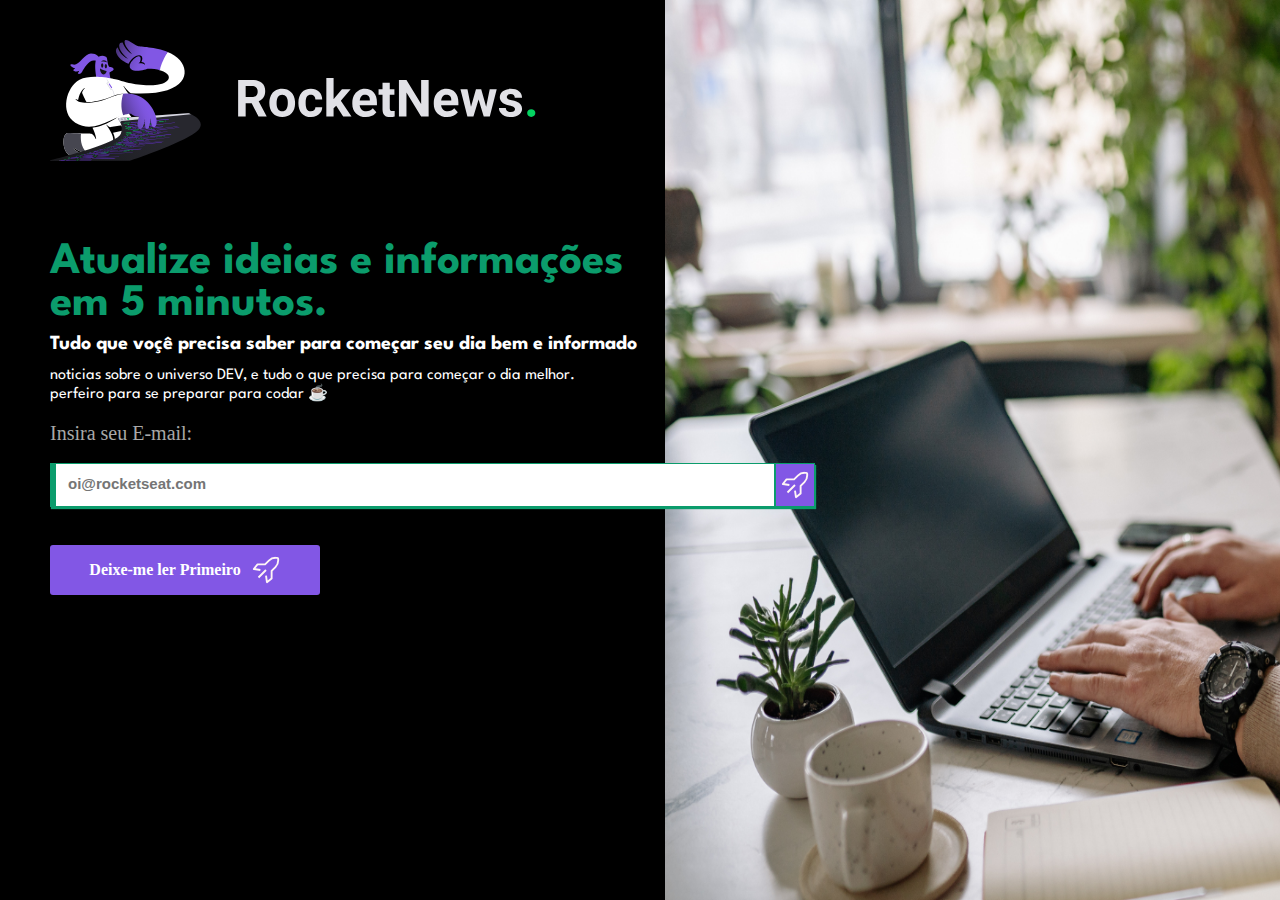
<file: index.html>
<!DOCTYPE html>
<html lang="pt-br">
<head>
    <link rel="preconnect" href="https://fonts.googleapis.com">
    <link rel="preconnect" href="https://fonts.gstatic.com" crossorigin>
    <meta charset="UTF-8">
    <meta http-equiv="X-UA-Compatible" content="IE=edge">
    <meta name="viewport" content="width=device-width, initial-scale=1.0">
    <title>RocketNews</title>
    <link rel="icon" href="./icon.png">
    <link rel="stylesheet" href="styles.css">
    <link href="https://fonts.googleapis.com/css2?family=League+Spartan:wght@800&display=swap" rel="stylesheet">
    <link href="https://fonts.googleapis.com/css2?family=League+Spartan:wght@700&display=swap" rel="stylesheet">
    <link href="https://fonts.googleapis.com/css2?family=League+Spartan&display=swap" rel="stylesheet">
</head>
<body>
    
        <main>
            <div class="left-side">
                <img src="./logo.svg" alt="Rocket News" class="logo">
                <h3>Atualize ideias e informações em 5 minutos.</h3>
                <p class="bold"><strong>Tudo que voçê precisa saber para começar seu dia bem e informado</strong></p>
                <p>noticias sobre o universo DEV, e tudo o que precisa para começar o dia melhor.</p>
                <p>perfeiro para se preparar para codar ☕️</p>
                <form class="form" action="#" method="post">
                    <label for="email">Insira seu E-mail:</label>
                    <br>
                    <div class="wrapper-input">
                    <input type="email" id="email" name="email" placeholder="oi@rocketseat.com">
                    <button class="botao" type="submit"><svg width="30" height="30" fill="#fff5f5" viewBox="0 0 24 24" xmlns="http://www.w3.org/2000/svg">
                        <path d="m11.464 11.47-5.998 6 1.06 1.06 5.998-5.998-1.06-1.06Z"></path>
                        <path d="M12.75 22.5a.747.747 0 0 1-.742-.645l-.75-5.25 1.5-.21.562 3.953 2.43-1.958v-5.64a.75.75 0 0 1 .218-.533l3.052-3.052A6.705 6.705 0 0 0 21 4.395V3h-1.395a6.705 6.705 0 0 0-4.77 1.98l-3.052 3.053a.75.75 0 0 1-.533.217H5.61l-1.957 2.445 3.952.563-.21 1.5-5.25-.75a.749.749 0 0 1-.638-.856.75.75 0 0 1 .158-.36l3-3.75a.75.75 0 0 1 .585-.292h5.693l2.827-2.835A8.19 8.19 0 0 1 19.605 1.5H21A1.5 1.5 0 0 1 22.5 3v1.395a8.192 8.192 0 0 1-2.415 5.835l-2.835 2.827v5.693a.752.752 0 0 1-.285.585l-3.75 3a.75.75 0 0 1-.465.165Z"></path>
                      </svg></button>
                    </div>
                </form>
                <br>
                <div class="wrapper-a">
                    <a href=""><strong>Deixe-me ler Primeiro </strong><svg class="rocket" width="30" height="30" fill="#fff5f5" viewBox="0 0 24 24" xmlns="http://www.w3.org/2000/svg">
                        <path d="m11.464 11.47-5.998 6 1.06 1.06 5.998-5.998-1.06-1.06Z"></path>
                        <path d="M12.75 22.5a.747.747 0 0 1-.742-.645l-.75-5.25 1.5-.21.562 3.953 2.43-1.958v-5.64a.75.75 0 0 1 .218-.533l3.052-3.052A6.705 6.705 0 0 0 21 4.395V3h-1.395a6.705 6.705 0 0 0-4.77 1.98l-3.052 3.053a.75.75 0 0 1-.533.217H5.61l-1.957 2.445 3.952.563-.21 1.5-5.25-.75a.749.749 0 0 1-.638-.856.75.75 0 0 1 .158-.36l3-3.75a.75.75 0 0 1 .585-.292h5.693l2.827-2.835A8.19 8.19 0 0 1 19.605 1.5H21A1.5 1.5 0 0 1 22.5 3v1.395a8.192 8.192 0 0 1-2.415 5.835l-2.835 2.827v5.693a.752.752 0 0 1-.285.585l-3.75 3a.75.75 0 0 1-.465.165Z"></path>
                      </svg></a>
                </div>
            </div>        
        <div class="right-side">
            <!--
            <img src="./read_news.jpg" alt="read News" class="readnews">
            -->
        </div>
    </main>
    
</body>
</html>
</file>
<file: styles.css>
body{
    margin: 0;
    padding: 0;
    height: 100vh;
    background-color: black;
    
}
main{
    display:flex ;
    flex-direction: row;
    height: 100%;
    
}
.right-side{
   display: flex ;
   flex:1;
   background-image: url(./read_news.jpg);
   background-size: 1100px 100%; 
   background-repeat: no-repeat;
   justify-content: left;
   z-index: 1;
}
.left-side{
   background-color: black;
   display: flex ;
   flex:1;
   flex-direction: column;
   margin-left: 50px;
   z-index: 2;
  

}
.wrapper-input{
    display:flex ;
    flex-direction: row;
    justify-content: center;
    align-items: center;
    margin-right: -150px;
    box-shadow: 1px 2px 1px 0px #0b9c6c;
    border-left: 5px solid #0b9c6c;
    /*
    box-shadow: 14px -2px 9px 4px rgba(0,0,0,0.6);
    -webkit-box-shadow: 14px -2px 9px 4px rgba(0,0,0,0.6);
    -moz-box-shadow: 14px -2px 9px 4px rgba(0,0,0,0.6); */
 
}
input{
    width: 100%;
}

label{
    display: block;
    color: #A8A8A8;
    font-size: 20px;
    margin-top: 10px;
}
#email{
    height: 40px;
    margin-right: 0px;
    border: 1px solid #0b9c6c;
    
}
#email:hover{
    border-color: #0b9c6c;
}
#email::placeholder{
    font-size: 15px;
    font-weight: bold;
    padding-left: 10px;
}
.botao{
    height: 100%;
    background-color: #8257E5;
    cursor: pointer;
    padding: 6px 4px 3px 4px;
    margin-top: 0px;
    border: 1px solid #0b9c6c;
    
}
.botao:hover{
    box-shadow: -3px 0px 5px 0px #4d2f92 inset;
    opacity: 0.9;

}
.logo{
    width: 500px;
    margin:40px 0px 30px;
}
p{
    color: white;
    margin: 0px;
    font-family: 'League Spartan', sans-serif;
    font-weight: normal;
}
h3{
    color: #0b9c6c;
    font-family: 'League Spartan', sans-serif;
    margin-bottom: 10px;
    margin-top: 50px;
    font-size: 45px;
    
}
form{
    margin-top: 10px;
}
a{
    text-decoration: none;
    color: white;
    display: flex;
    flex-direction: row;
    justify-content: center;
    align-items: center;
    margin-top: 20px;
    background-color: #8257E5;
    width: 250px;
    padding: 10px;
    border-radius: 3px;
}
a:hover{
    box-shadow: -3px 0px 5px 0px #4d2f92 inset;
    opacity: 0.9;
}
.rocket{
    padding-left: 10px;
}
.bold{
    margin-bottom: 15px;
    font-family: 'League Spartan', sans-serif;
    font-size: 20px;
}
</file>
